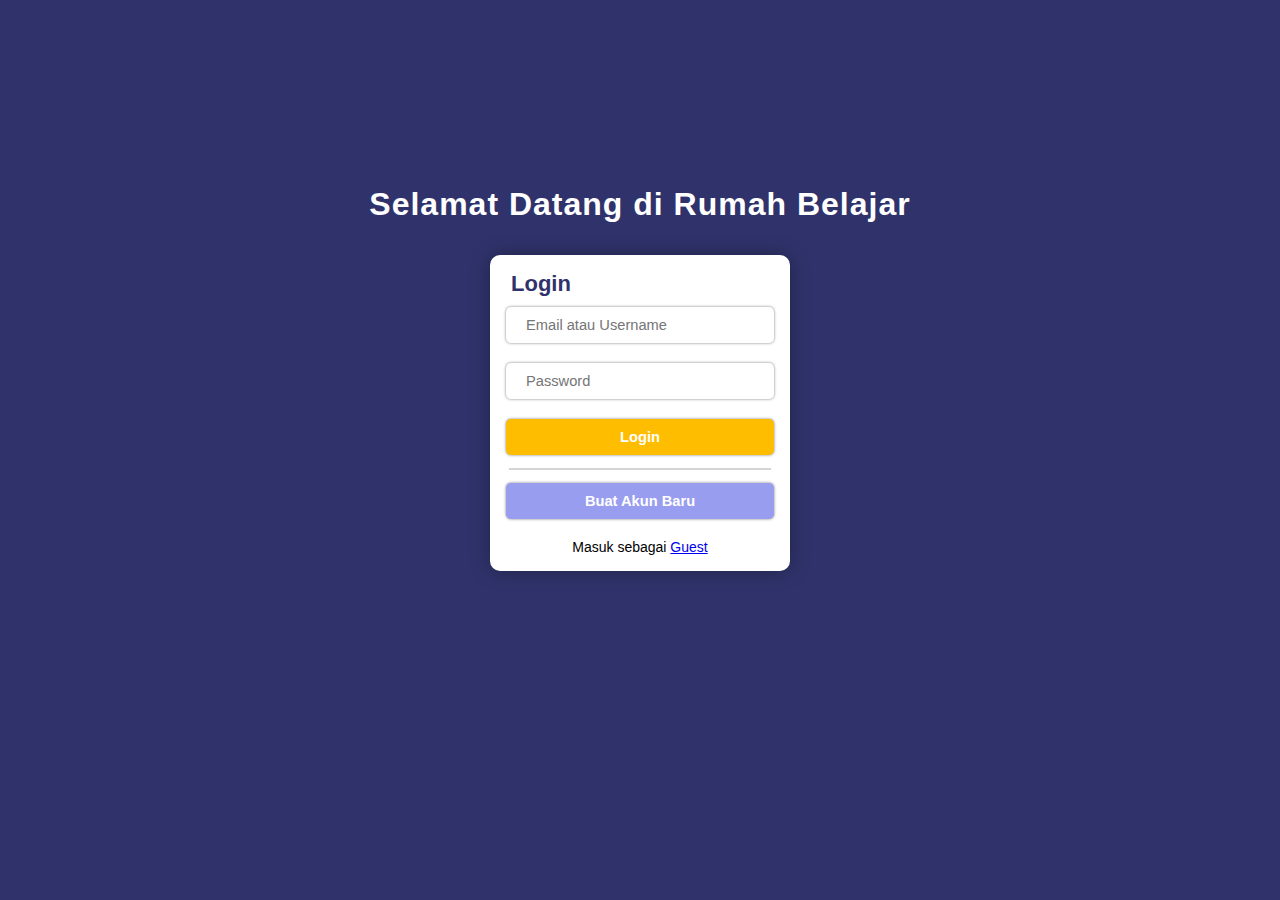
<file: index.html>
<html>
  <head>
    <meta charset="utf-8" />
    <meta name="viewport" content="width=device-width, initial-scale=1" />
    <title>Rumah Belajar! - Masuk atau Daftar</title>
    <link rel="stylesheet" href="style.css" />
    <script>
      function validateForm() {
        var x = document.forms["myForm"]["username"].value;
        var y = document.forms["myForm"]["password"].value;
        if (x == "") {
          alert("Username harus diisi!");
          return false;
        }
        if (y == "") {
          alert("Password harus diisi!");
          return false;
        }
      }
    </script>
  </head>
  <body>
    <div class="title">
      <h1>Selamat Datang di Rumah Belajar</h1>
    </div>
    <div class="box">
      <h1>Login</h1>
      <form
        name="myForm"
        onsubmit="return validateForm()"
        action="homepage/home_logged.html"
      >
        <input
          type="text"
          name="username"
          class="input username"
          placeholder="Email atau Username"
        />
        <input
          type="text"
          name="password"
          class="input password"
          placeholder="Password"
        />
        <input type="submit" class="input login" value="Login" />
      </form>
      <hr style="border: 0.1px solid #0000002a; margin: 3px" />
      <form action="form_daftar/daftar.html">
        <input type="submit" class="input daftar" value="Buat Akun Baru" />
      </form>
      <div class="guest">
        <p>
          Masuk sebagai
          <a href="homepage/home.html">Guest</a>
        </p>
      </div>
    </div>
  </body>
</html>
</file>
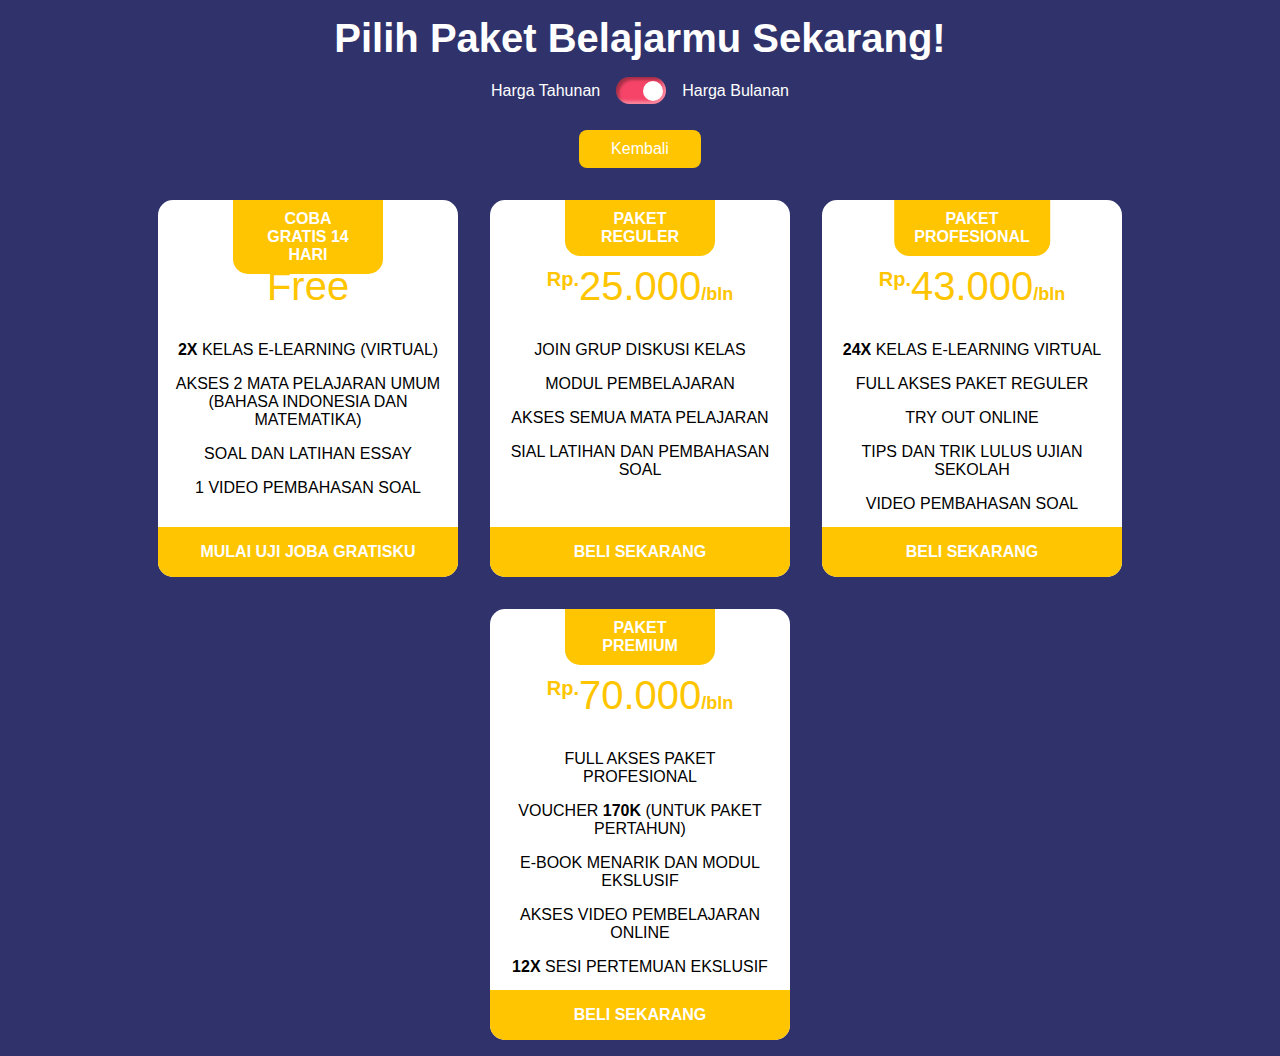
<file: berlangganan/berlangganan.html>
<!DOCTYPE html>
<html>
  <head>
    <meta charset="UTF-8" />
    <meta name="viewport" content="width=device-width, initial-scale=1.0" />
    <link rel="stylesheet" href="style.css" />
    <title>Rumah Belajar! - Berlangganan</title>
  </head>
  <body>
    <div class="title">
      <h1>Pilih Paket Belajarmu Sekarang!</h1>
    </div>
    <div class="desc">
      <div class="switch-wrap">
        <p>Harga Tahunan</p>
        <span id="switch" class="switch">
          <span id="toggle" class="toggle"></span>
        </span>
        <p>Harga Bulanan</p>
      </div>
      <a href="../homepage/home.html">Kembali</a>
    </div>
    <div class="card-wrap">
      <div class="card free">
        <h1>COBA GRATIS 14 HARI</h1>
        <h1><sup></sup> Free</h1>
        <p><b>2x</b> KELAS E-LEARNING (VIRTUAL)</p>
        <p>AKSES 2 MATA PELAJARAN UMUM (BAHASA INDONESIA DAN MATEMATIKA)</p>
        <p>SOAL DAN LATIHAN ESSAY</p>
        <p>1 VIDEO PEMBAHASAN SOAL</p>
        <a href="../homepage/home.html">MULAI UJI JOBA GRATISKU</a>
      </div>
      <div class="card reguler">
        <h1>paket reguler</h1>
        <h1 id="price" class="price"><sup>Rp.</sup>25.000<span>/bln</span></h1>
        <p>join grup diskusi kelas</p>
        <p>modul pembelajaran</p>
        <p>akses semua mata pelajaran</p>
        <p>sial latihan dan pembahasan soal</p>
        <a href="#">beli sekarang</a>
      </div>
      <div class="card prof">
        <h1>paket profesional</h1>
        <h1 id="price" class="price"><sup>Rp.</sup>43.000<span>/bln</span></h1>
        <p><b>24x</b> kelas e-learning virtual</p>
        <p>full akses paket reguler</p>
        <p>try out online</p>
        <p>Tips dan trik lulus ujian sekolah</p>
        <p>video pembahasan soal</p>
        <a href="#">beli sekarang</a>
      </div>
      <div class="card premium">
        <h1>paket premium</h1>
        <h1 id="price" class="price"><sup>Rp.</sup>70.000<span>/bln</span></h1>
        <p>full akses paket profesional</p>
        <p>voucher <b>170K</b> (untuk paket pertahun)</p>
        <p>e-book menarik dan modul ekslusif</p>
        <p>akses video pembelajaran online</p>
        <p><b>12x</b> sesi pertemuan ekslusif</p>
        <a href="#">Beli sekarang</a>
      </div>
    </div>

    <script src="main.js"></script>
  </body>
</html>
</file>
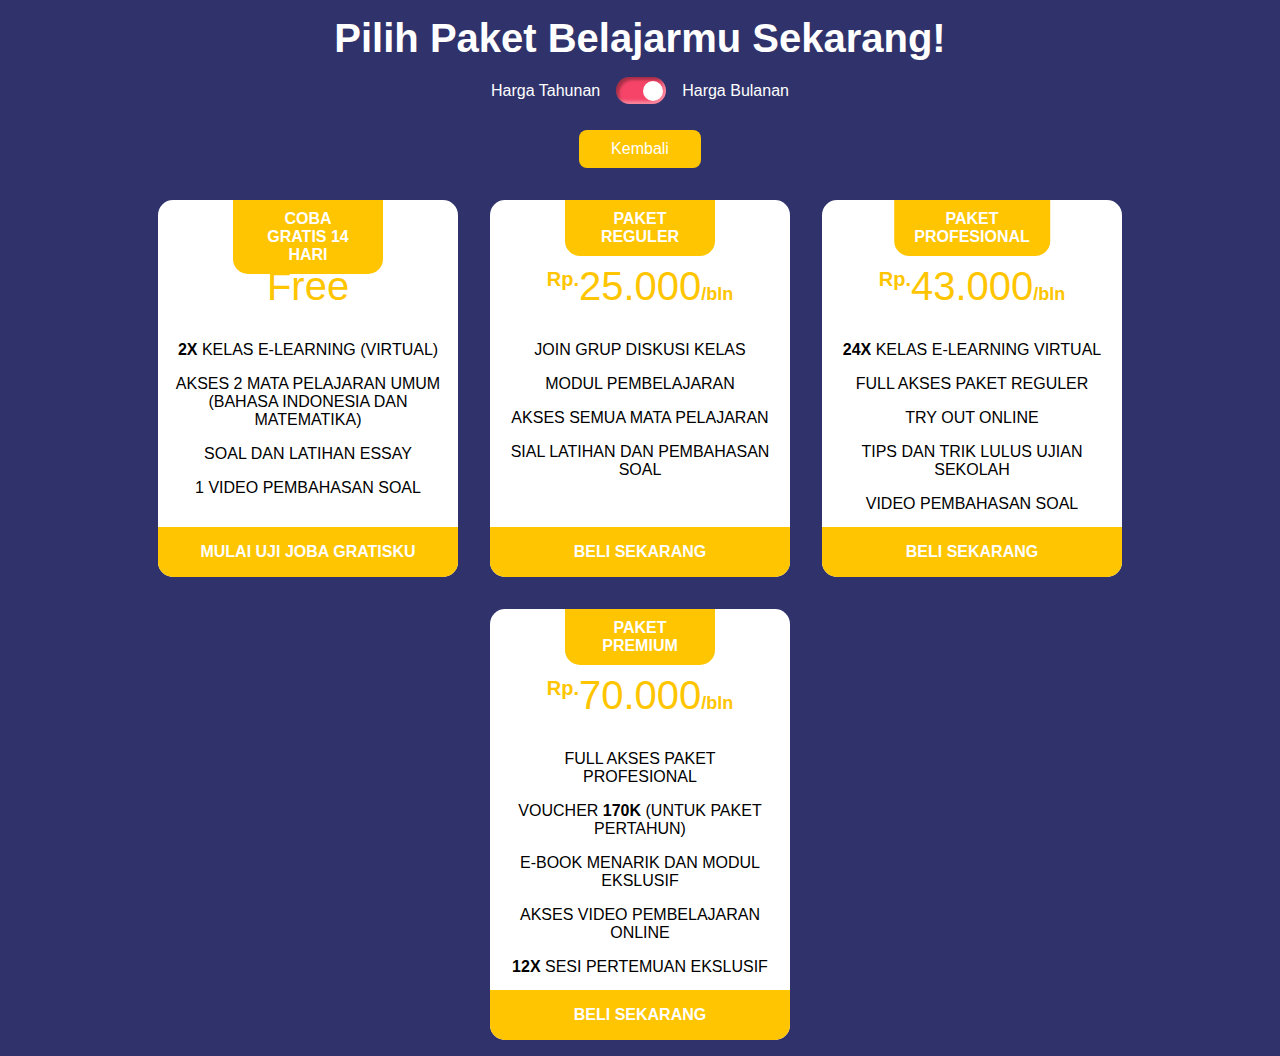
<file: berlangganan/berlangganan_logged.html>
<!DOCTYPE html>
<html>
  <head>
    <meta charset="UTF-8" />
    <meta name="viewport" content="width=device-width, initial-scale=1.0" />
    <link rel="stylesheet" href="style.css" />
    <title>Rumah Belajar! - Berlangganan</title>
  </head>
  <body>
    <div class="title">
      <h1>Pilih Paket Belajarmu Sekarang!</h1>
    </div>
    <div class="desc">
      <div class="switch-wrap">
        <p>Harga Tahunan</p>
        <span id="switch" class="switch">
          <span id="toggle" class="toggle"></span>
        </span>
        <p>Harga Bulanan</p>
      </div>
      <a href="../homepage/home_logged.html">Kembali</a>
    </div>
    <div class="card-wrap">
      <div class="card free">
        <h1>COBA GRATIS 14 HARI</h1>
        <h1><sup></sup> Free</h1>
        <p><b>2x</b> KELAS E-LEARNING (VIRTUAL)</p>
        <p>AKSES 2 MATA PELAJARAN UMUM (BAHASA INDONESIA DAN MATEMATIKA)</p>
        <p>SOAL DAN LATIHAN ESSAY</p>
        <p>1 VIDEO PEMBAHASAN SOAL</p>
        <a href="../homepage/home_logged.html">MULAI UJI JOBA GRATISKU</a>
      </div>
      <div class="card reguler">
        <h1>paket reguler</h1>
        <h1 id="price" class="price"><sup>Rp.</sup>25.000<span>/bln</span></h1>
        <p>join grup diskusi kelas</p>
        <p>modul pembelajaran</p>
        <p>akses semua mata pelajaran</p>
        <p>sial latihan dan pembahasan soal</p>
        <a href="#">beli sekarang</a>
      </div>
      <div class="card prof">
        <h1>paket profesional</h1>
        <h1 id="price" class="price"><sup>Rp.</sup>43.000<span>/bln</span></h1>
        <p><b>24x</b> kelas e-learning virtual</p>
        <p>full akses paket reguler</p>
        <p>try out online</p>
        <p>Tips dan trik lulus ujian sekolah</p>
        <p>video pembahasan soal</p>
        <a href="#">beli sekarang</a>
      </div>
      <div class="card premium">
        <h1>paket premium</h1>
        <h1 id="price" class="price"><sup>Rp.</sup>70.000<span>/bln</span></h1>
        <p>full akses paket profesional</p>
        <p>voucher <b>170K</b> (untuk paket pertahun)</p>
        <p>e-book menarik dan modul ekslusif</p>
        <p>akses video pembelajaran online</p>
        <p><b>12x</b> sesi pertemuan ekslusif</p>
        <a href="#">Beli sekarang</a>
      </div>
    </div>

    <script src="main.js"></script>
  </body>
</html>
</file>
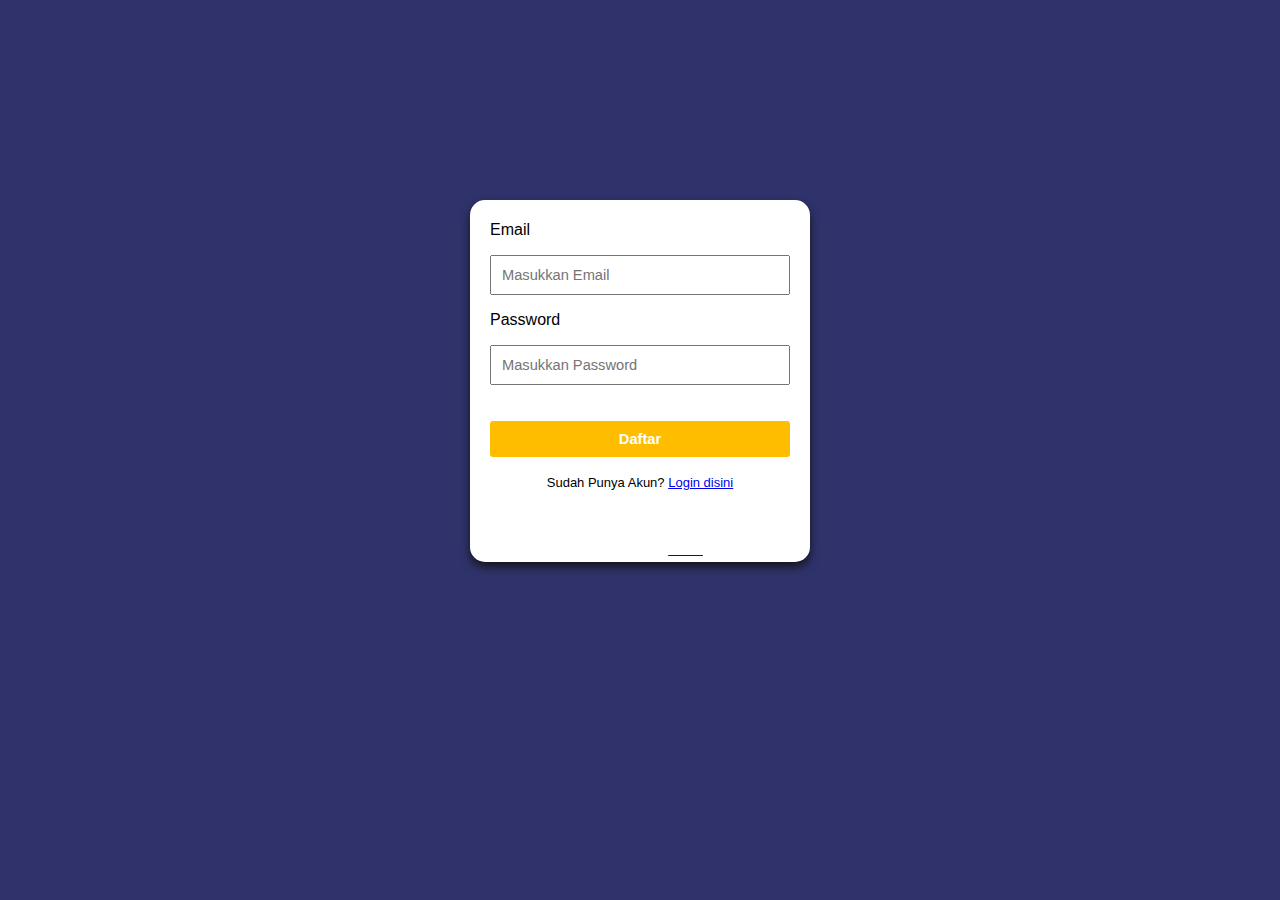
<file: form_daftar/daftar.html>
<html>
<head>
	<title>Rumah Belajar! - Daftar</title>
	<link rel="stylesheet" type="text/css" href="daftar.css">
    <meta charset="utf-8">
    <meta name="viewport" content="width=device-width, initial-scale=1">
    <script>
        function validateForm(){
            var x = document.forms["myForm"]["email"].value;
            var y = document.forms["myForm"]["password"].value;
            if (x == ""){
                alert("Username harus diisi!");
                return false;
            }
            if (y == ""){
                alert("Password harus diisi!");
                return false;
            }
        }
    </script>
</head>
<body>
	<div class="kotak_login">
		<form name="myForm" onsubmit="return validateForm()" action="../homepage/home_logged.html">
            <p>Email</p>
			<input type="text" name="email" class="form_login" placeholder="Masukkan Email">
            <p>Password</p>
			<input type="text" name="password" class="form_login" placeholder="Masukkan Password">
            <br>
            <br>
            <br>
			<input type="submit" class="tombol_daftar" value="Daftar">
            <br>
            <br>
            <center><font size= "2">Sudah Punya Akun? <a href="../index.html">Login disini</a></font></center>
		</form>
        <br>
        <br>
        <center><font size= "2" color="white">Masuk sebagai <a href="../homepage/home.html"><font color="white">Guest</font></a></font></center>
	</div>
 </body>
</html>
</file>
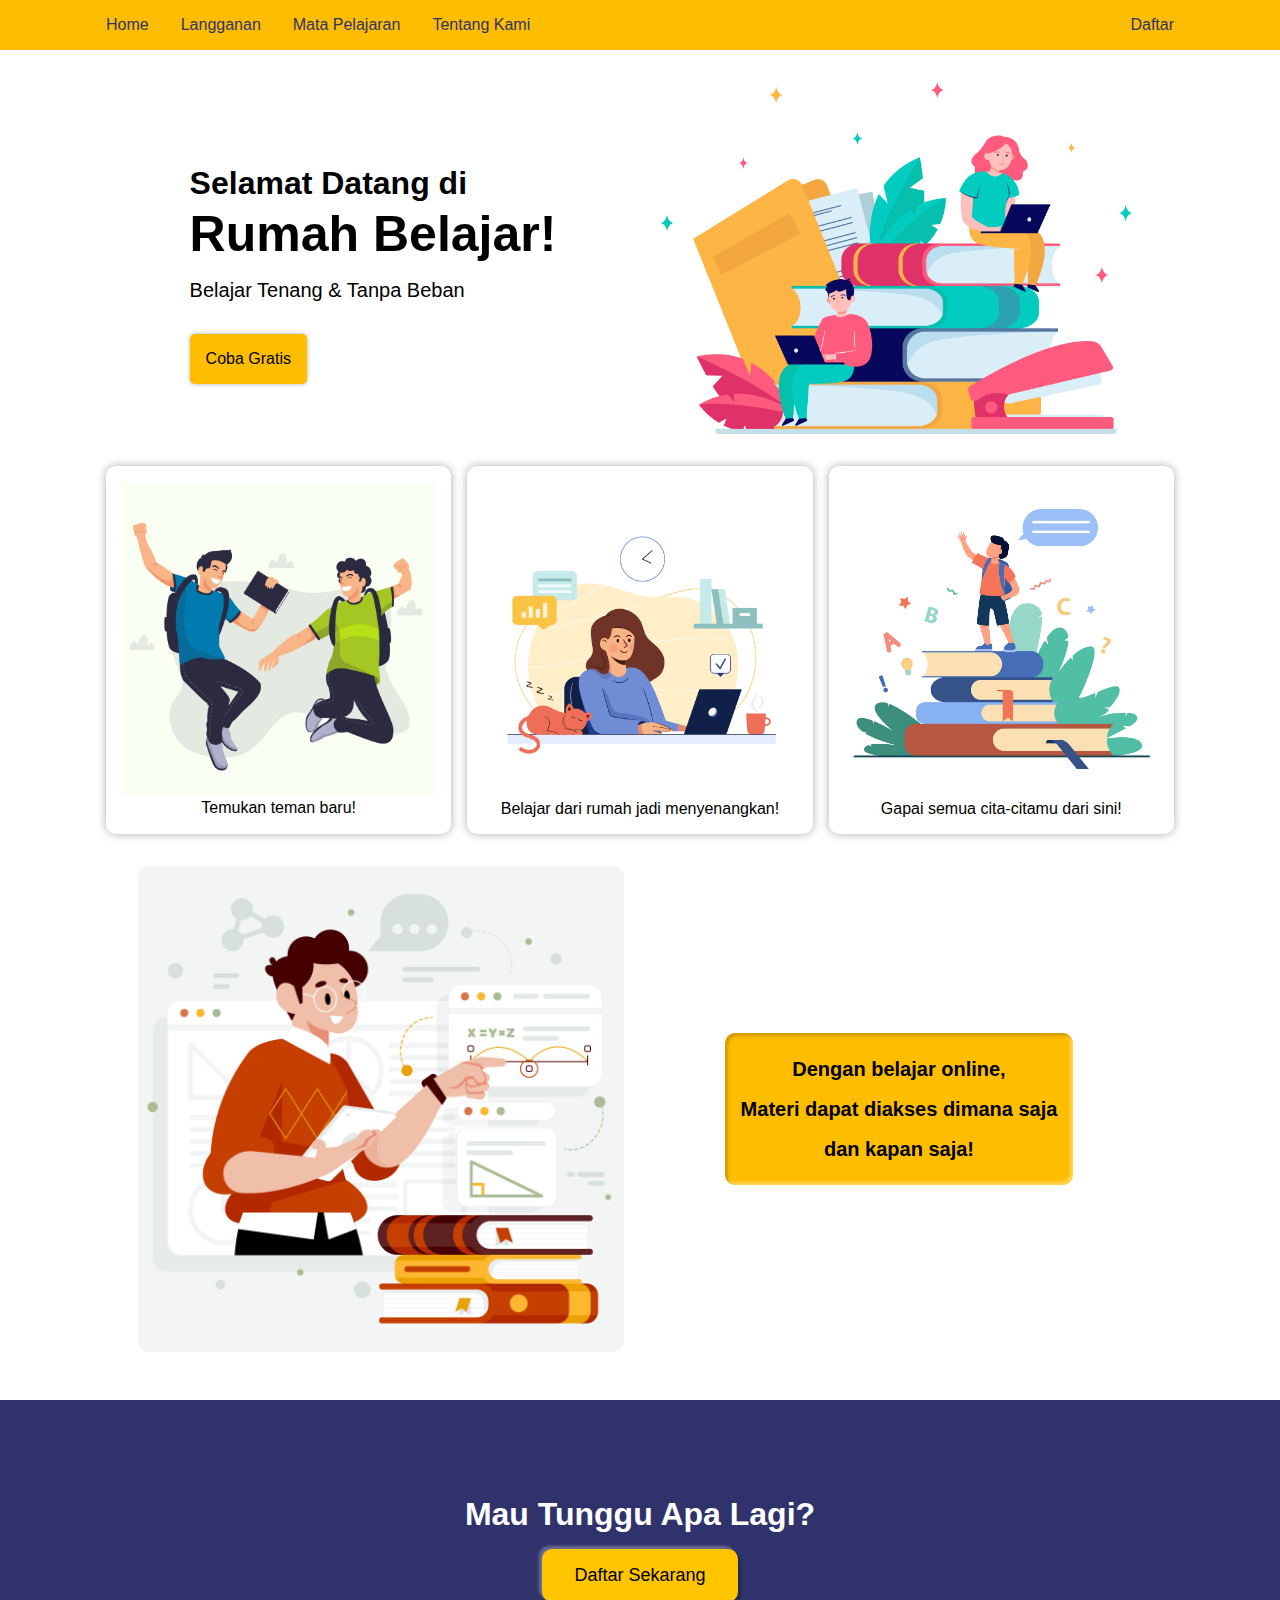
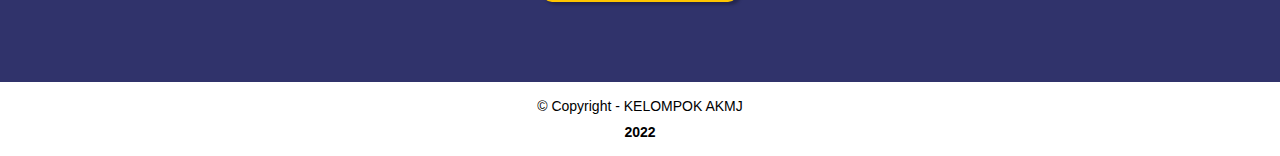
<file: homepage/home.html>
<!DOCTYPE html>
<html>
  <head>
    <title>Rumah Belajar!</title>
    <link rel="stylesheet" href="home.css" />
    <meta charset="utf-8" />
    <meta name="viewport" content="width=device-width, initial-scale=1" />
  </head>
  <body>
    <div class="main">
      <!-- NAVIGATION BAR -->
      <nav class="navbar">
        <ul>
          <li>
            <a href="../homepage/home.html">Home</a>
          </li>
          <li>
            <a href="../berlangganan/berlangganan.html">Langganan</a>
          </li>
          <li>
            <a href="../mapel/pelajaran.html">Mata Pelajaran</a>
          </li>
          <li>
            <a href="../tentang_kami/about_us.html">Tentang Kami</a>
          </li>
          <li>
            <a href="../form_daftar/daftar.html">Daftar</a>
          </li>
        </ul>
      </nav>
      <!-- HEADER -->
      <header>
        <div class="header-left">
          <div class="header-title">
            <h1>Selamat Datang di</h1>
            <h1>Rumah Belajar!</h1>
            <h1>Belajar Tenang & Tanpa Beban</h1>
            <a href="../form_daftar/daftar.html">
              <button>Coba Gratis</button>
            </a>
          </div>
        </div>
        <div class="header-right">
          <img src="asset/5834.jpg" alt="header" />
        </div>
      </header>
      <!-- CONTENT -->
      <section>
        <div class="section-card">
          <div class="box box-1">
            <img src="asset/teman.jpg" alt="teman" />
            <p>Temukan teman baru!</p>
          </div>
          <div class="box box-2">
            <img src="asset/wfh.jpg" alt="wfh" />
            <p>Belajar dari rumah jadi menyenangkan!</p>
          </div>
          <div class="box box-3">
            <img src="asset/cita2.jpg" alt="cita2" />
            <p>Gapai semua cita-citamu dari sini!</p>
          </div>
        </div>
        <div class="section-wrap">
          <div class="section-left">
            <img src="asset/online.jpg" alt="online" />
          </div>
          <div class="section-right">
            <h1>
              Dengan belajar online, <br />
              Materi dapat diakses dimana saja <br />
              dan kapan saja!
            </h1>
          </div>
        </div>
      </section>
      <div class="section-daftar">
        <h1>Mau Tunggu Apa Lagi?</h1>
        <a href="../form_daftar/daftar.html">
          <button>Daftar Sekarang</button>
        </a>
      </div>
      <!-- FOOTER -->
      <footer>
        <p>© Copyright - KELOMPOK AKMJ</p>
        <p>2022</p>
      </footer>
    </div>
  </body>
</html>
</file>
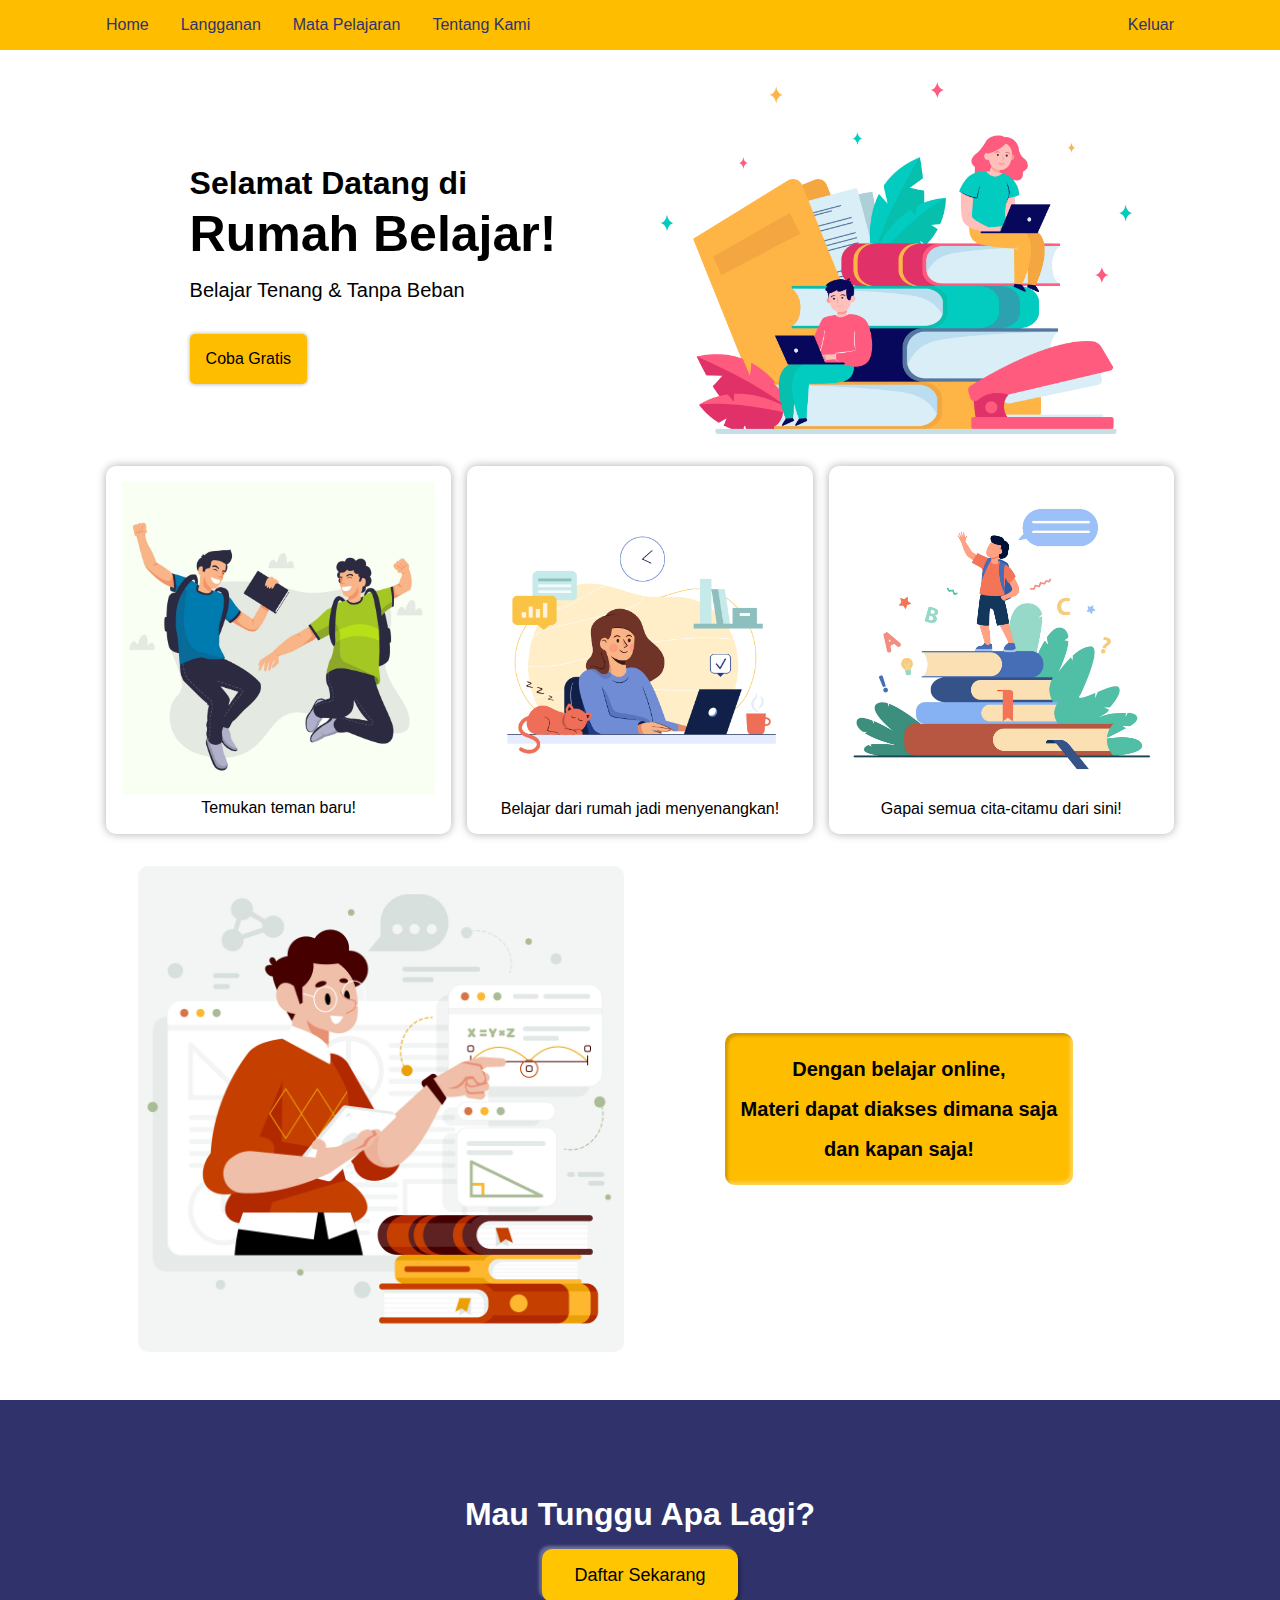
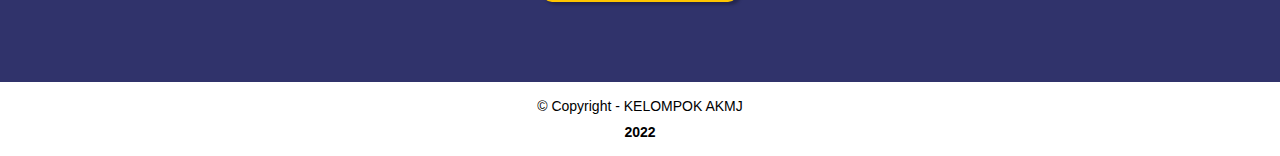
<file: homepage/home_logged.html>
<!DOCTYPE html>
<html>
  <head>
    <title>Rumah Belajar!</title>
    <link rel="stylesheet" href="home.css" />
    <meta charset="utf-8" />
    <meta name="viewport" content="width=device-width, initial-scale=1" />
  </head>
  <body>
    <div class="main">
      <!-- NAVIGATION BAR -->
      <nav class="navbar">
        <ul>
          <li>
            <a href="../homepage/home_logged.html">Home</a>
          </li>
          <li>
            <a href="../berlangganan/berlangganan_logged.html">Langganan</a>
          </li>
          <li>
            <a href="../mapel/pelajaran_logged.html">Mata Pelajaran</a>
          </li>
          <li>
            <a href="../tentang_kami/about_us_logged.html">Tentang Kami</a>
          </li>
          <li>
            <a href="../index.html">Keluar</a>
          </li>
        </ul>
      </nav>
      <!-- HEADER -->
      <header>
        <div class="header-left">
          <div class="header-title">
            <h1>Selamat Datang di</h1>
            <h1>Rumah Belajar!</h1>
            <h1>Belajar Tenang & Tanpa Beban</h1>
            <a href="../berlangganan/berlangganan_logged.html">
              <button>Coba Gratis</button>
            </a>
          </div>
        </div>
        <div class="header-right">
          <img src="asset/5834.jpg" alt="header" />
        </div>
      </header>
      <!-- CONTENT -->
      <section>
        <div class="section-card">
          <div class="box box-1">
            <img src="asset/teman.jpg" alt="teman" />
            <p>Temukan teman baru!</p>
          </div>
          <div class="box box-2">
            <img src="asset/wfh.jpg" alt="wfh" />
            <p>Belajar dari rumah jadi menyenangkan!</p>
          </div>
          <div class="box box-3">
            <img src="asset/cita2.jpg" alt="cita2" />
            <p>Gapai semua cita-citamu dari sini!</p>
          </div>
        </div>
        <div class="section-wrap">
          <div class="section-left">
            <img src="asset/online.jpg" alt="online" />
          </div>
          <div class="section-right">
            <h1>
              Dengan belajar online, <br />
              Materi dapat diakses dimana saja <br />
              dan kapan saja!
            </h1>
          </div>
        </div>
      </section>
      <div class="section-daftar">
        <h1>Mau Tunggu Apa Lagi?</h1>
        <a href="../form_daftar/daftar.html">
          <button>Daftar Sekarang</button>
        </a>
      </div>
      <!-- FOOTER -->
      <footer>
        <p>© Copyright - KELOMPOK AKMJ</p>
        <p>2022</p>
      </footer>
    </div>
  </body>
</html>
</file>
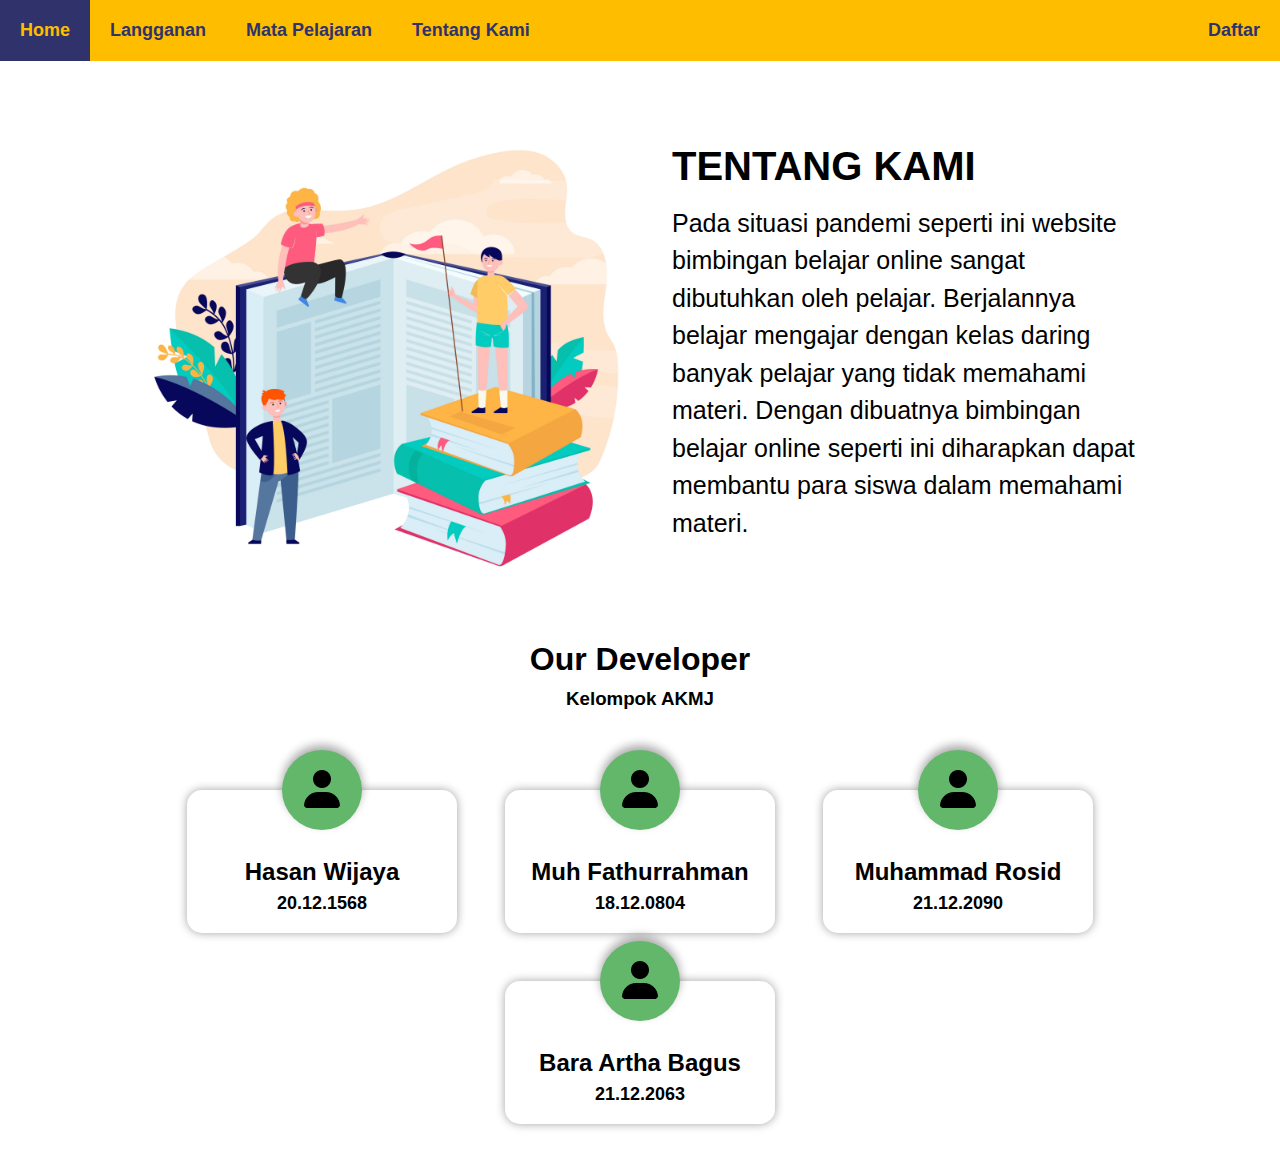
<file: tentang_kami/about_us.html>
<!DOCTYPE html>
<html>
  <head>
    <title>Rumah belajar! - Tentang Kami</title>
    <link rel="stylesheet" href="about_us.css" />
    <meta charset="utf-8" />
    <meta name="viewport" content="width=device-width, initial-scale=1" />
  </head>
  <body>
    <div class="navbar">
      <ul>
        <li><a href="../homepage/home.html">Home</a></li>
        <li>
          <a href="../berlangganan/berlangganan.html">Langganan</a>
        </li>
        <li style="float: right">
          <a href="../form_daftar/daftar.html">Daftar</a>
        </li>
        <li><a href="../mapel/pelajaran.html">Mata Pelajaran</a></li>
        <li><a href="#">Tentang Kami</a></li>
      </ul>
    </div>
    <div class="about-wrap">
      <div class="left">
        <img src="asset/group.jpg" alt="" />
      </div>
      <div class="right">
        <h1>TENTANG KAMI</h1>
        <p>
          Pada situasi pandemi seperti ini website bimbingan belajar online
          sangat dibutuhkan oleh pelajar. Berjalannya belajar mengajar dengan
          kelas daring banyak pelajar yang tidak memahami materi. Dengan
          dibuatnya bimbingan belajar online seperti ini diharapkan dapat
          membantu para siswa dalam memahami materi.
        </p>
      </div>
    </div>
    <div class="kelompok">
      <h1>Our Developer</h1>
      <h3 style="text-align: center; padding: 10px 0 0 0">Kelompok AKMJ</h3>
      <div class="card-wrap">
        <div class="card hasan">
          <img src="asset/user.png" alt="" />
          <h1>Hasan Wijaya</h1>
          <h1>20.12.1568</h1>
        </div>
        <div class="card fathur">
          <img src="asset/user.png" alt="" />
          <h1>Muh Fathurrahman</h1>
          <h1>18.12.0804</h1>
        </div>
        <div class="card rosyid">
          <img src="asset/user.png" alt="" />
          <h1>Muhammad Rosid</h1>
          <h1>21.12.2090</h1>
        </div>
        <div class="card bara">
          <img src="asset/user.png" alt="/">
          <h1>Bara Artha Bagus</h1>
          <h1>21.12.2063</h1>
        </div>
      </div>
    </div>
  </body>
</html>
</file>
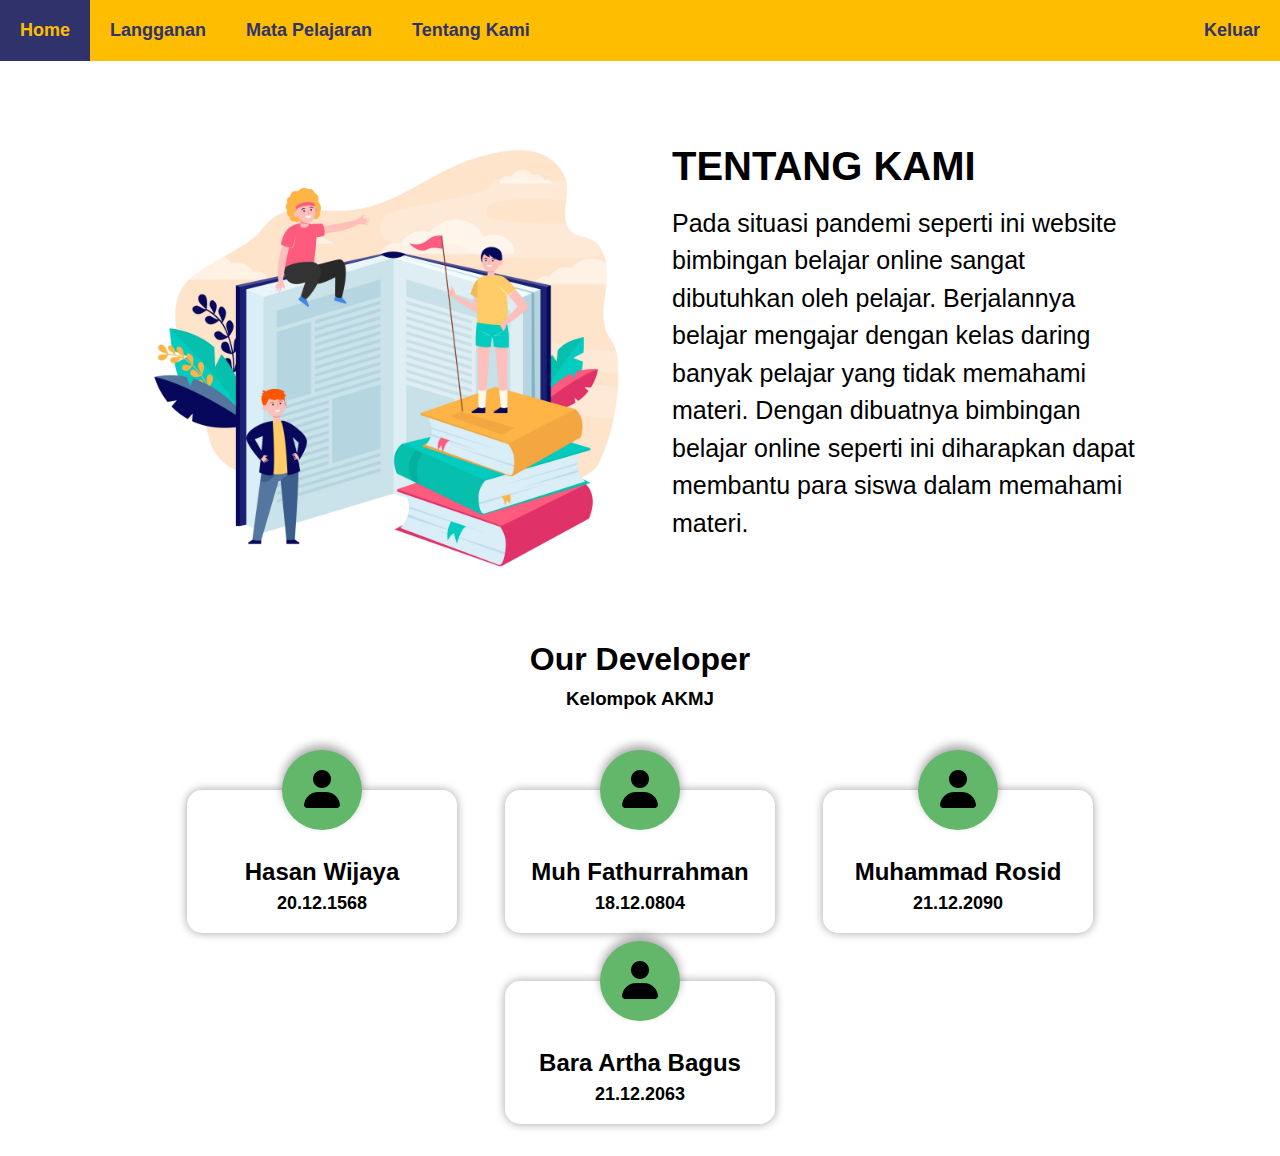
<file: tentang_kami/about_us_logged.html>
<!DOCTYPE html>
    <html>
      <head>
        <title>Rumah belajar! - Tentang Kami</title>
        <link rel="stylesheet" href="about_us.css" />
        <meta charset="utf-8" />
        <meta name="viewport" content="width=device-width, initial-scale=1" />
      </head>
      <body>
        <div class="navbar">
          <ul>
            <li><a href="../homepage/home.html">Home</a></li>
            <li>
              <a href="../berlangganan/berlangganan_logged.html">Langganan</a>
            </li>
            <li style="float: right">
              <a href="../index.html">Keluar</a>
            </li>
            <li><a href="../mapel/pelajaran.html">Mata Pelajaran</a></li>
            <li><a href="#">Tentang Kami</a></li>
          </ul>
        </div>
        <div class="about-wrap">
          <div class="left">
            <img src="asset/group.jpg" alt="" />
          </div>
          <div class="right">
            <h1>TENTANG KAMI</h1>
            <p>
              Pada situasi pandemi seperti ini website bimbingan belajar online
              sangat dibutuhkan oleh pelajar. Berjalannya belajar mengajar
              dengan kelas daring banyak pelajar yang tidak memahami materi.
              Dengan dibuatnya bimbingan belajar online seperti ini diharapkan
              dapat membantu para siswa dalam memahami materi.
            </p>
          </div>
        </div>
        <div class="kelompok">
          <h1>Our Developer</h1>
          <h3 style="text-align: center; padding: 10px 0 0 0">Kelompok AKMJ</h3>
          <div class="card-wrap">
            <div class="card hasan">
              <img src="asset/user.png" alt="" />
              <h1>Hasan Wijaya</h1>
              <h1>20.12.1568</h1>
            </div>
            <div class="card fathur">
              <img src="asset/user.png" alt="" />
              <h1>Muh Fathurrahman</h1>
              <h1>18.12.0804</h1>
            </div>
            <div class="card rosyid">
              <img src="asset/user.png" alt="" />
              <h1>Muhammad Rosid</h1>
              <h1>21.12.2090</h1>
            </div>
            <div class="card bara">
               <img src="asset/user.png" alt="/">
               <h1>Bara Artha Bagus</h1>
               <h1>21.12.2063</h1>
            </div>
          </div>
        </div>
      </body>
    </html>
  </body>
</html>
</file>
<file: style.css>
* {
  margin: 0;
  padding: 0;
  box-sizing: border-box;
  font-family: sans-serif;
}

html,
body {
  width: 100%;
  height: 100%;
  background-color: #30336b;
}
body {
  display: flex;
  justify-content: center;
  align-items: center;
  flex-direction: column;
}
.title {
  margin-top: -10rem;
  padding: 1rem 1rem 2rem;
}
.title > h1 {
  color: white;
  font-family: Arial, Helvetica, sans-serif;
  letter-spacing: 1;
  text-align: center;
}
.box {
  background: white;
  padding: 1rem;
  width: 100%;
  max-width: 300px;
  border-radius: 10px;
  box-shadow: 0 0 20px #00000054;
}
.box > h1 {
  font-size: 22px;
  font-family: Arial, Helvetica, sans-serif;
  margin-left: 5px;
  color: #30336b;
}
form {
  display: flex;
  flex-direction: column;
  align-items: center;
  justify-content: center;
}
.input {
  width: 100%;
  padding: 10px 20px;
  border-radius: 5px;
  border: none;
  box-shadow: 0 0 3px #00000084;
  margin: 10px 0;
  outline: none;
  font-size: 11pt;
}
.login {
  background: #ffbd00;
  /* box-shadow: none; */
  color: white;
  font-weight: bold;
  cursor: pointer;
}
.login:hover {
  box-shadow: none;
}
.daftar {
  /* box-shadow: none; */
  cursor: pointer;
  background: #989df0;
  color: white;
  font-weight: bold;
}
.daftar:hover {
  box-shadow: none;
}
.guest {
  padding: 10px 0 0;
}
.guest > p {
  text-align: center;
  font-size: 14px;
}
</file>
<file: berlangganan/style.css>
* {
  margin: 0;
  padding: 0;
  box-sizing: border-box;
  font-family: Arial, Helvetica, sans-serif;
  text-decoration: none;
  transition: all 0.3s ease;
}

html,
body {
  width: 100%;
  height: 100%;
}
body {
  background-color: #30336b;
}

.title {
  padding: 1rem;
  display: flex;
  justify-content: center;
}
.title > h1 {
  font-size: 40px;
  color: white;
}
.desc {
  display: flex;
  flex-direction: column;
  justify-content: center;
  align-items: center;
}
.switch-wrap {
  display: flex;
  justify-content: center;
  align-items: center;
  padding: 0 0 1rem;
}
.switch-wrap > p {
  color: white;
  font-size: 16px;
}

.switch {
  position: relative;
  width: 50px;
  height: 27px;
  margin: 0 1rem;
  border-radius: 64px;
  background: #f64468;
  box-shadow: inset 3px 3px 3px #00000053, inset -3px -3px 3px #ffffff5a;
  overflow: hidden;
  cursor: pointer;
}
.toggle {
  position: absolute;
  background: white;
  width: 20px;
  height: 20px;
  top: 50%;
  right: 3px;
  transform: translateY(-50%);
  border-radius: 50%;
}
.desc > a {
  background: #ffc500;
  color: white;
  margin-top: 10px;
  padding: 10px 2rem;
  border-radius: 8px;
}
.desc > a:hover {
  transform: scale(1.1);
}

.card-wrap {
  display: flex;
  flex-wrap: wrap;
  margin: auto;
  gap: 2rem;
  justify-content: center;
  padding: 2rem 10px 1rem;
}
.card {
  width: 100%;
  max-width: 300px;
  padding: 1rem 1rem 3rem;
  border-radius: 15px;
  background: white;
  position: relative;
  overflow: hidden;
}
.card:hover {
  transform: scale(1.1);
  background-position: 100% -100%;
}
.card > h1:nth-of-type(1) {
  font-size: 16px;
  text-transform: uppercase;
  background: #ffc500;
  color: white;
  position: absolute;
  top: 0;
  left: 50%;
  transform: translateX(-50%);
  text-align: center;
  width: fit-content;
  padding: 10px 20px;
  border-radius: 0 0 15px 15px;
}
.card > h1:nth-of-type(2),
.price {
  padding: 3rem 0 2rem;
  text-align: center;
  color: #ffc500;
  font-size: 40px;
  font-weight: 300;
}

.card > p {
  transition: none;
  text-align: center;
  text-transform: uppercase;
  margin-bottom: 1rem;
  font-size: 16px;
}
.card > a {
  position: absolute;
  left: 0;
  bottom: 0;
  text-transform: uppercase;
  width: 100%;
  text-align: center;
  padding: 1rem;
  background: #ffc500;
  color: white;
  font-weight: bold;
}
sup {
  font-size: 20px;
  font-weight: bold;
}
.card > h1 > span {
  font-size: 18px;
  font-weight: bold;
}
</file>
<file: form_daftar/daftar.css>
body {
  font-family: sans-serif;
  background-color: #30336b;
}

.kotak_login {
  box-shadow: 0px 5px 10px rgba(12, 12, 12, 0.8);
  float: center;
  width: 100%;
  max-width: 300px;
  background: white;
  border-radius: 15px;
  margin: 200px auto;
  padding: 5px 20px;
}

.form_login {
  box-sizing: border-box;
  width: 100%;
  padding: 10px;
  font-size: 11pt;
}

.tombol_daftar {
  background: #ffbd00;
  color: white;
  font-size: 11pt;
  font-weight: bold;
  width: 100%;
  border: none;
  border-radius: 3px;
  padding: 10px 20px;
}
</file>
<file: homepage/home.css>
* {
  margin: 0;
  padding: 0;
  font-family: Arial, Helvetica, sans-serif;
  box-sizing: border-box;
  text-decoration: none;
  transition: all 0.3s ease;
}
html,
body {
  width: 100%;
  height: 100%;
}
.main {
  width: 100%;
  height: 100%;
  display: flex;
  flex-direction: column;
  align-items: center;
}

nav {
  background: #ffbd00;
  width: 100%;
  padding: 1rem 0;
}
nav > ul {
  display: flex;
  list-style-type: none;
  position: relative;
  width: 100%;
  max-width: 1100px;
  margin: 0 auto;
}
nav > ul > li:nth-of-type(5) {
  position: absolute;
  right: 0;
}
nav > ul > li > a {
  color: #30336b;
  padding: 1rem;
  background: linear-gradient(#ffbd00 50%, #30336b 50%);
  background-size: 100% 200%;
}
nav > ul > li > a:hover {
  /* background: #30336b; */
  color: #ffbd00;
  background-position: 100% -100%;
}

header {
  width: 100%;
  max-width: 1100px;
  display: flex;
  justify-content: center;
  align-items: center;
  padding: 1rem;
}
img {
  width: 100%;
}
.header-left {
  width: 50%;
  display: flex;
  align-items: center;
  justify-content: center;
}
.header-title {
  display: flex;
  flex-direction: column;
  justify-content: center;
  margin-top: 3rem;
}
.header-title > h1:nth-of-type(2) {
  padding-top: 0.2rem;
  font-size: 50px;
}
.header-title > h1:nth-of-type(3) {
  font-size: 20px;
  font-weight: 300;
  padding-top: 1rem;
}
.header-title > a {
  margin-top: 2rem;
  width: fit-content;
}
.header-title > a > button {
  padding: 1rem;
  cursor: pointer;
  background: #ffbd00;
  border: none;
  border-radius: 5px;
  font-size: 16px;
  box-shadow: 0 0 4px #00000054;
}
.header-title > a > button:hover {
  box-shadow: none;
  transform: scale(1.1);
}

.header-right {
  width: 50%;
  display: flex;
  align-items: center;
  justify-content: center;
}

section {
  padding: 1rem;
  max-width: 1100px;
}

.section-card {
  display: flex;
  justify-content: space-around;
  gap: 1rem;
}

.box {
  width: 100%;
  border-radius: 10px;
  padding: 1rem;
  box-shadow: 0 0 10px #00000053;
}
.box > img {
  object-fit: contain;
}
.box > p {
  text-align: center;
}

.section-wrap {
  display: flex;
  flex-direction: row;
  justify-content: center;
  align-items: center;
  width: 100%;
  padding: 1rem;
}
.section-left {
  width: 50%;
  padding: 1rem;
  display: flex;
  justify-content: center;
  align-items: center;
}
.section-left > img {
  border-radius: 10px;
}
.section-right {
  width: 50%;
  display: flex;
  justify-content: center;
  align-items: center;
  padding: 1rem;
}
.section-right > h1 {
  background: #ffbd00;
  padding: 1rem;
  text-align: center;
  font-size: 20px;
  line-height: 2;
  border-radius: 10px;
  box-shadow: inset 3px 3px 3px #0000002d, inset -3px -3px 3px #ffffff50;
}

.section-daftar {
  background: #30336b;
  padding: 5rem 1rem;
  text-align: center;
  width: 100%;
}
.section-daftar > h1 {
  text-align: center;
  color: white;
  padding: 1rem 0;
}
.section-daftar > a > button {
  padding: 1rem 2rem;
  font-size: 18px;
  border-radius: 10px;
  background: #ffc500;
  border: none;
  box-shadow: 3px 3px 3px #00000040, -3px -3px 3px #ffffff49;
  cursor: pointer;
}
.section-daftar > a > button:hover {
  box-shadow: inset 3px 3px 3px #00000055, inset -3px -3px 3px #ffffff3c;
}

footer {
  padding: 1rem;
}
footer > p {
  font-size: 14px;
  text-align: center;
}
footer > p:nth-of-type(2) {
  font-weight: bold;
  padding-top: 10px;
}
</file>
<file: tentang_kami/about_us.css>
* {
  font-family: Arial;
  font: 16px;
  padding: 0px;
  margin: 0 0 0 0;
  box-sizing: border-box;
}
html,
body {
  width: 100%;
  height: 100%;
}
body {
  display: flex;
  flex-direction: column;
}
.navbar {
  text-align: center;
  width: 100%;
  font-size: 18px;
  font-weight: bold;
  background-color: #ffbd00;
}

.navbar ul {
  /*warna navbar*/
  list-style-type: none;
  position: relative;
  overflow: hidden;
  width: 100%;
  background-color: #ffbd00;
}

.navbar ul li {
  float: left;
}
.navbar input {
  margin: 20px;
}

.navbar ul li:hover {
  /*warna hover navbar*/
  background-color: #30336b;
}

.navbar ul li:hover a {
  /*warna font hover*/
  color: #ffbd00;
}

.navbar ul li a {
  /*warna font*/
  display: block;
  padding: 20px;
  color: #30336b;
  text-decoration: none;
}

img {
  width: 100%;
}
.about-wrap {
  display: flex;
  padding: 1rem;
  align-items: center;
  justify-content: center;
  flex-wrap: wrap;
  width: 100%;
  flex: 1;
}
.left {
  /* width: 50%; */
  padding: 1rem;
  display: flex;
  align-items: center;
  justify-content: center;
}
.left > img {
  max-width: 500px;
}
.right {
  /* width: 50%; */
  padding: 1rem;
  max-width: 500px;
}
.right > h1 {
  font-size: 40px;
  padding: 0 0 1rem;
}
.right > p {
  font-size: 25px;
  line-height: 1.5;
}

.kelompok {
  padding: 1rem;
}
.kelompok > h1 {
  text-align: center;
}
.card-wrap {
  padding: 5rem 1rem 1rem;
  display: flex;
  flex-wrap: wrap;
  width: 100%;
  gap: 3rem;
  justify-content: center;
}
.card {
  width: 100%;
  max-width: 270px;
  padding: 4rem 1rem 1rem;
  display: flex;
  flex-direction: column;
  align-items: center;
  justify-content: center;
  position: relative;
  border-radius: 15px;
  box-shadow: 0 0 10px #0000005e;
}
.card > img {
  width: 80px;
  position: absolute;
  top: 0;
  transform: translateY(-50%);
  background: #62b76b;
  padding: 1rem;
  border-radius: 50%;
  box-shadow: 0 -5px 10px #00000055;
}
.card > h1 {
  font-size: 24px;
  line-height: 1.5;
  text-align: center;
}
.card > h1:nth-of-type(2) {
  font-size: 18px;
}
</file>
